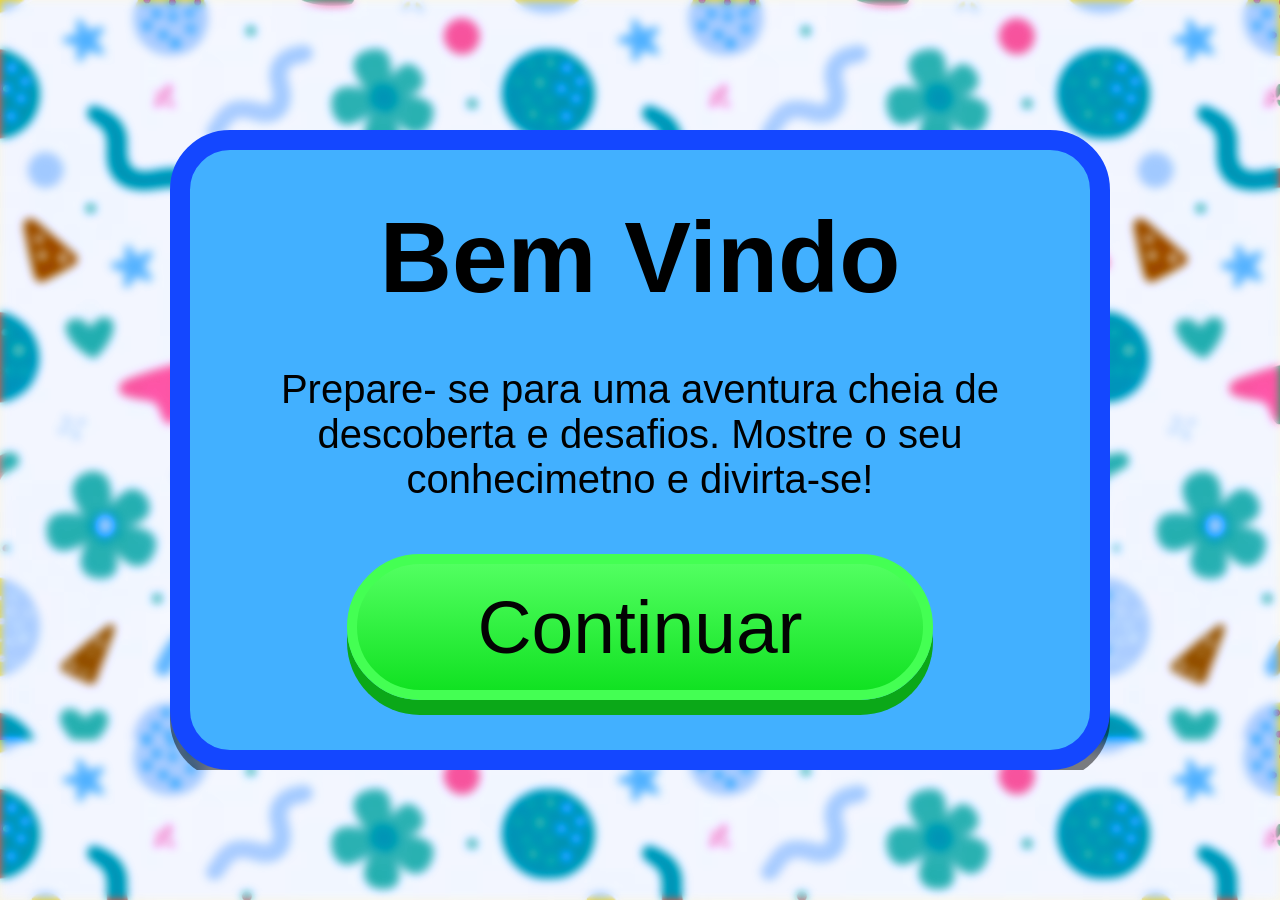
<file: index.html>
<!DOCTYPE html>
<html lang="en">
<head>
    <meta charset="UTF-8">
    <meta name="viewport" content="width=device-width, initial-scale=1.0">
    <link rel="stylesheet" href="styles.css">
    <link rel="shortcut icon" href="favicon.ico" type="image/x-icon">
    <title></title>
</head>
<body class="bg">
    <main class="">
    <div class="textBox">
        <h1>Bem Vindo</h1>
        <p>Prepare- se para uma aventura cheia de descoberta e desafios. Mostre o seu conhecimetno e divirta-se!</p>
        <a href="menu.html">Continuar</a>
    </div>
</main>
</body>
</html>
</file>
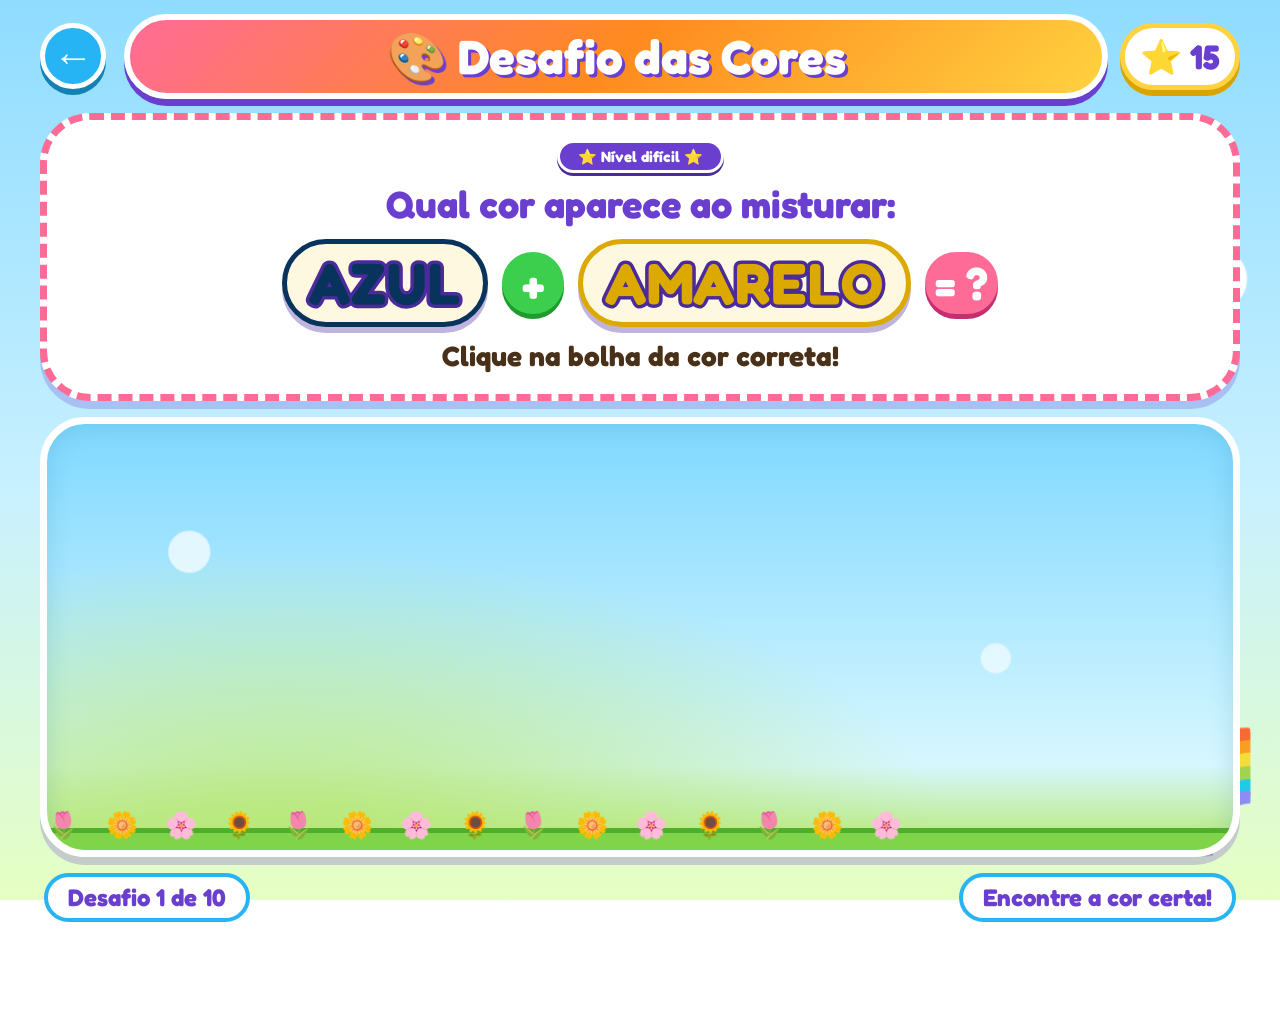
<file: jogoDificil.html>
<!DOCTYPE html>
<html lang="pt-BR">
<head>
    <meta charset="UTF-8">
    <meta name="viewport" content="width=device-width, initial-scale=1.0">
    <title>Desafio das Cores</title>
    <link rel="preconnect" href="https://fonts.googleapis.com">
    <link rel="preconnect" href="https://fonts.gstatic.com" crossorigin>
    <link href="https://fonts.googleapis.com/css2?family=Fredoka:wght@500;700&display=swap" rel="stylesheet">
    <link rel="stylesheet" href="styleDificil.css">
    <script src="scriptDificil.js" defer></script>
</head>
<body>
    <header class="topo">
        <a id="voltar" class="botao-voltar" aria-label="Voltar" href="menu.html">←</a>
        <h1>Desafio das Cores</h1>
        <div class="pontos">⭐ <span id="pontos">15</span></div>
    </header>

    <main>
        <section class="pergunta">
            <span class="etiqueta">⭐ Nível difícil ⭐</span>
            <h2>Qual cor aparece ao misturar:</h2>

            <div class="mistura">
                <span id="cor1" class="nome-cor">AZUL</span>
                <span class="mais">+</span>
                <span id="cor2" class="nome-cor">AMARELO</span>
                <span class="igual">= ?</span>
            </div>

            <p id="mensagem" aria-live="polite">
                Clique na bolha da cor correta!
            </p>
        </section>

        <section class="area-jogo" id="areaJogo"
                 aria-label="Bolhas de cores. Clique na resposta correta.">
            <div class="chao"></div>
        </section>

        <footer>
            <span id="progresso">Desafio 1 de 6</span>
            <span>Encontre a cor certa!</span>
        </footer>
    </main>
</body>
</html>
</file>
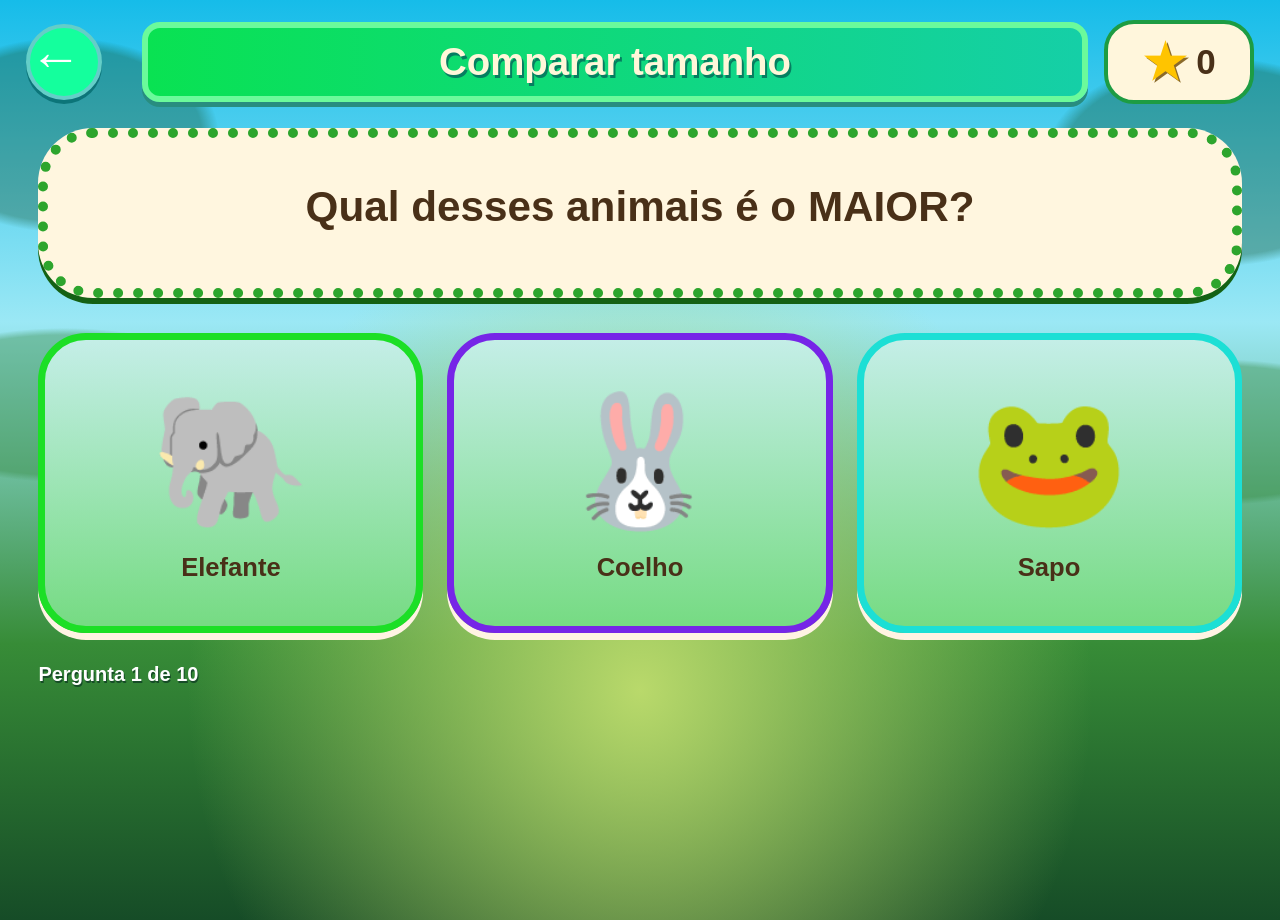
<file: jogoFacil.html>
<!DOCTYPE html>
<html lang="pt-BR">
<head>
    <meta charset="UTF-8">
    <meta name="viewport" content="width=device-width, initial-scale=1.0">
    <title>Comparar Tamanho</title>
    <link rel="stylesheet" href="styleFacil.css">
    <script src="scriptFacil.js" defer></script>
</head>
<body>

    <header class="topo">
        <a class="voltar" id="btnVoltar" aria-label="Voltar" href="menu.html">←</a>

        <h1>Comparar tamanho</h1>

        <div class="pontuacao">
            <span class="estrela">★</span>
            <span id="pontos">0</span>
        </div>
    </header>

    <main>
        <section class="pergunta">
            <h2 id="textoPergunta">
                Qual desses animais é o MAIOR?
            </h2>
            <p id="mensagem" aria-live="polite"></p>
        </section>

        <section class="animais" id="animais"
                 aria-label="Escolha um animal">
        </section>

        <div class="progresso">
            <span id="rodada">Pergunta 1 de 6</span>
            <button id="btnProximo" hidden>Próxima →</button>
        </div>
    </main>

</body>
</html>
</file>
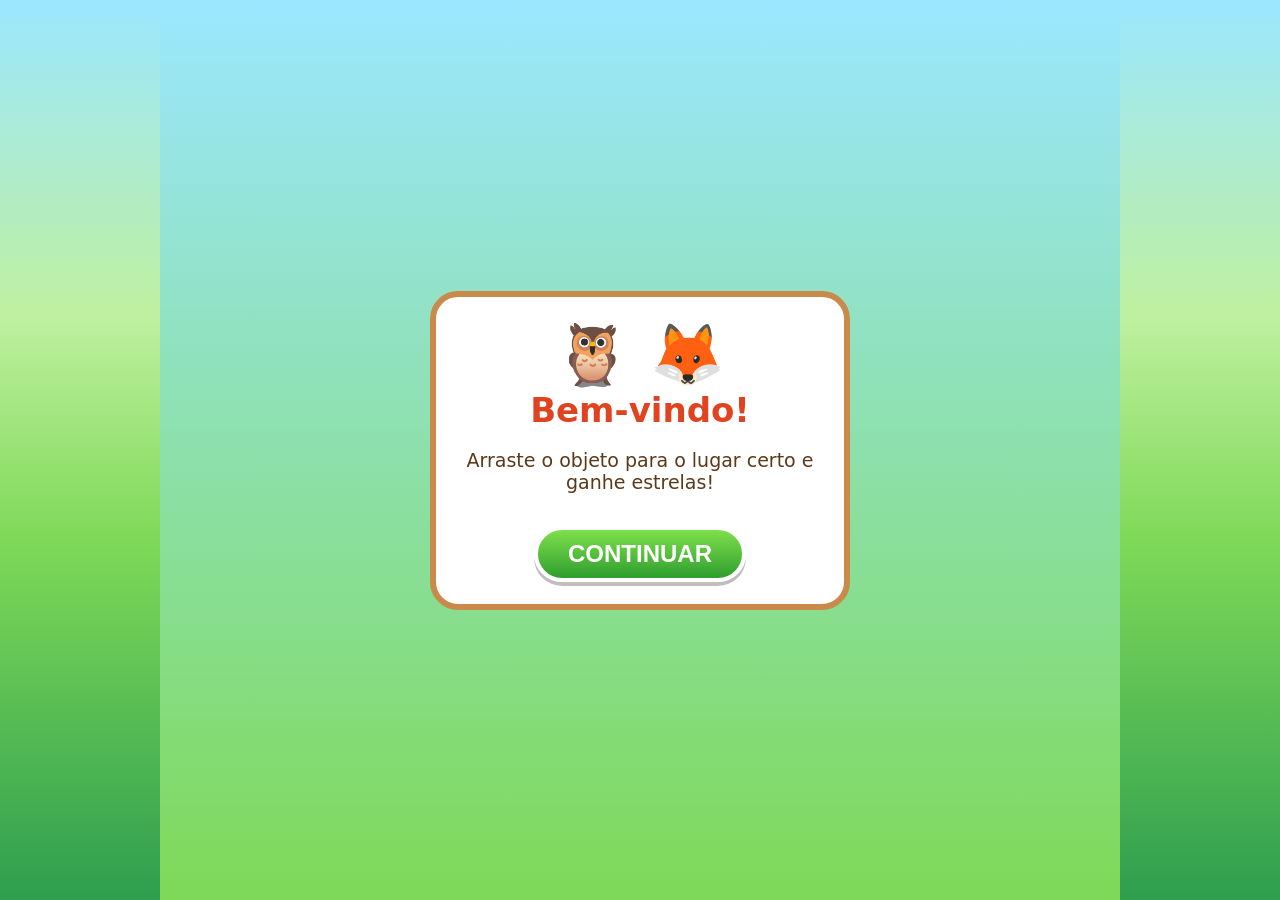
<file: jogoMedio.html>
<!DOCTYPE html>
<html lang="pt-BR">
<head>
<meta charset="UTF-8">
<meta name="viewport" content="width=device-width, initial-scale=1, viewport-fit=cover">
<title>Conhecimentos Gerais – Posição</title>
<link rel="stylesheet" href="styleMedio.css">
</head>
<body>
<div id="game">
  <span class="deco" style="left:-6px;top:70px">🌳</span>
  <span class="deco" style="right:-6px;top:90px">🌴</span>

  <header>
    <a class="round" id="back" title="Recomeçar" href="menu.html"><-</a>
    <div class="pill">Posição (arrastar)</div>
    <div class="stars">⭐ <span id="score">0</span></div>
  </header>
  <div class="prog" id="prog"></div>
  <div class="bubble">
    <span class="mascots">🦉</span>
    <span id="q"></span>
    <button class="round" id="say" title="Ouvir">🔊</button>
    <span class="mascots">🦊</span>
  </div>
  <div id="scene">
    <div id="msg"></div>
    <div id="hint"></div>
  </div>

  <div id="end"><div class="card">
    <div class="big">🏆</div>
    <h1>Parabéns!</h1>
    <p style="font-size:20px">Você acertou tudo!<br>⭐ <b id="final">0</b> estrelas</p>
    <button class="btn" id="again">Jogar de novo</button>
  </div></div>

  <div id="start"><div class="card">
    <div style="font-size:60px">🦉 🦊</div>
    <h1>Bem-vindo!</h1>
    <p style="font-size:19px">Arraste o objeto para o lugar certo e ganhe estrelas!</p>
    <button class="btn" id="go">CONTINUAR</button>
  </div></div>
</div>

<script src="scriptMedio.js"></script>
</body>
</html>
</file>
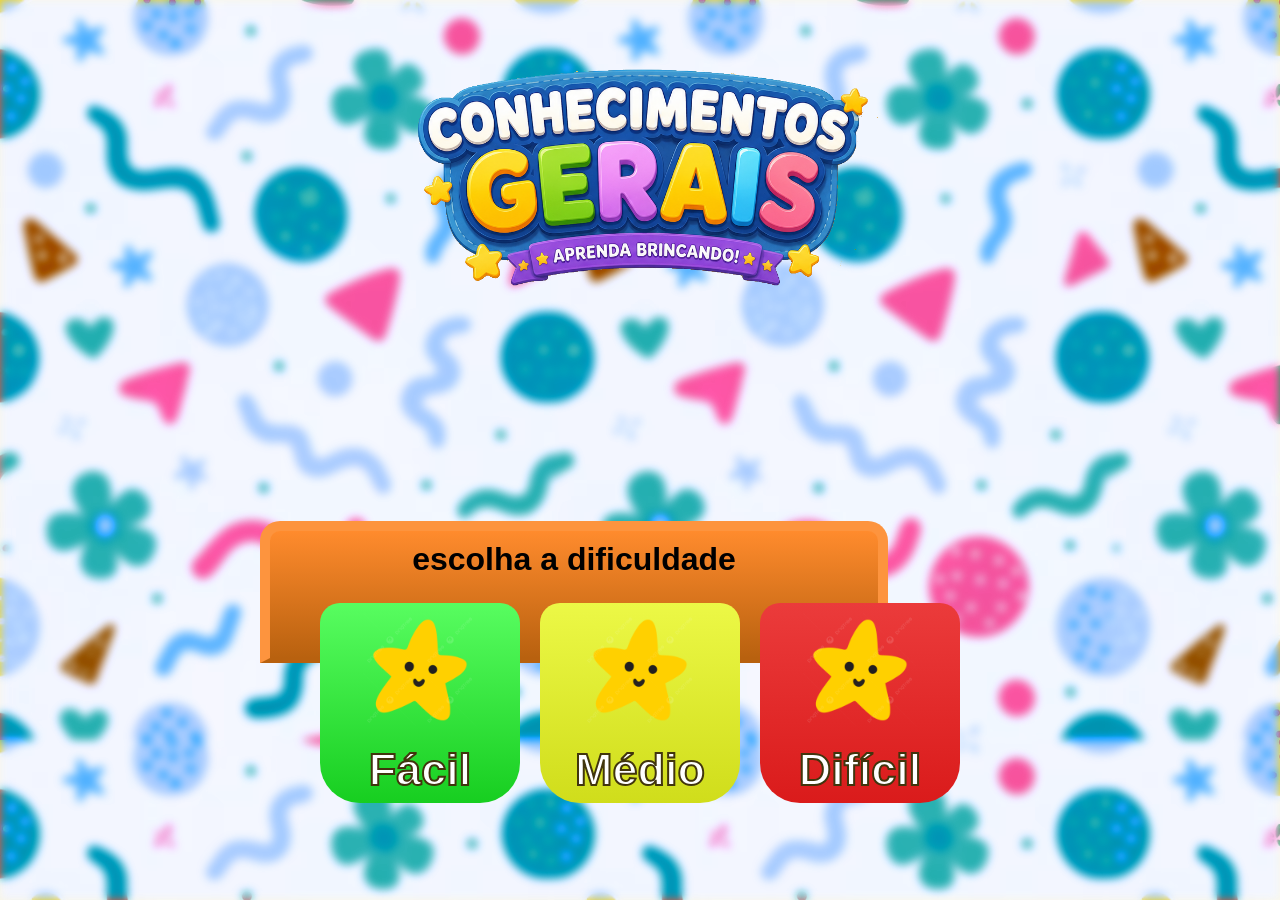
<file: menu.html>
<!DOCTYPE html>
<html lang="pt-BR">

<head>
    <meta charset="UTF-8">
    <meta name="viewport" content="width=device-width, initial-scale=1.0">
    <link rel="stylesheet" href="styles.css">
    <link rel="shortcut icon" href="Assets/star.png" type="image/png">
    <title>Conhecimentos Gerais - Menu</title>
</head>

<body class="bg2">
    <main class="menu">
        <div class="titulo">
            <img class="titleImg" src="Assets/titulo.png" alt="">
        </div>
        <div class="dificuldade">
            <h1 class="txtDific">escolha a dificuldade</h1>
            <div class="btnList">
                <a href="jogoFacil.html" data-testid="btn-dificuldade-facil">
                    <div class="btnFacil">
                        <img src="Assets/star.png" alt="Fácil">
                        <h2>
                            Fácil
                        </h2>
                    </div>
                </a>
                <a href="jogoMedio.html" data-testid="btn-dificuldade-medio">
                    <div class="btnMedio">
                        <img src="Assets/star.png" alt="Médio">
                        <h2>
                            Médio
                        </h2>
                    </div>
                </a>
                <a href="jogoDificil.html" data-testid="btn-dificuldade-dificil">
                    <div class="btnDificil">
                        <img src="Assets/star.png" alt="Difícil">
                        <h2>
                            Difícil
                        </h2>
                    </div>
                </a>
            </div>
        </div>
    </main>
</body>

</html>
</file>
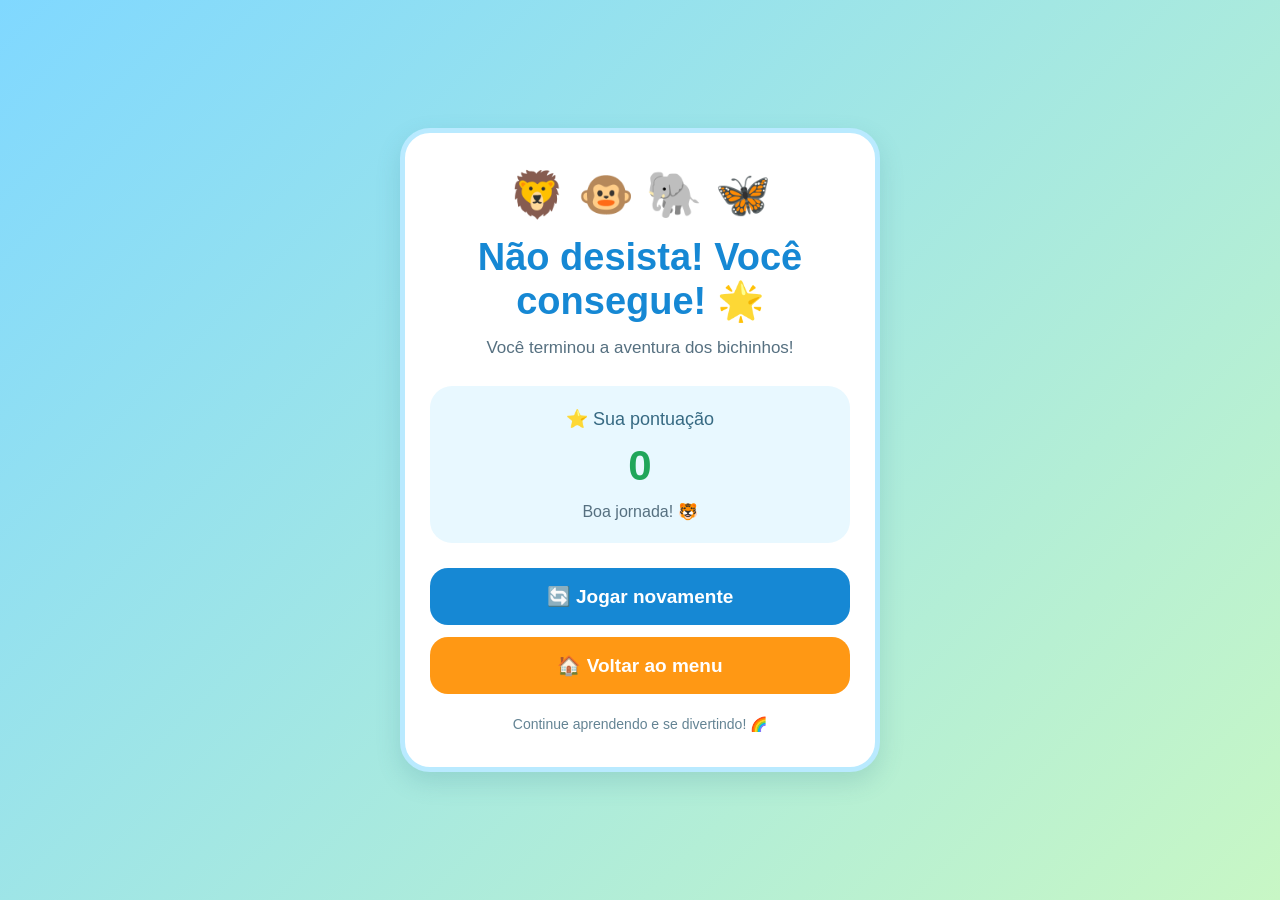
<file: telaDeResultado.html>
<!DOCTYPE html>
<html lang="pt-BR">
<head>
    <meta charset="UTF-8">
    <meta name="viewport" content="width=device-width, initial-scale=1.0">
    <title>Resultado do Jogo</title>
    <link rel="stylesheet" href="styleResultado.css">
    <link rel="shortcut icon" href="Assets/star.png" type="image/png">
</head>
<body>

    <main class="container" data-testid="tela-resultado">
        <div class="animais">🦁 🐵 🐘 🦋</div>

        <h1 id="feedback"></h1>

        <p class="mensagem">
            Você terminou a aventura dos bichinhos!
        </p>

        <section class="pontuacao">
            <span>⭐ Sua pontuação</span>
            <h2 id="pontos" data-testid="texto-pontuacao">0 / 0</h2>
            <p id="feedback" data-testid="texto-feedback">Boa jornada! 🐯</p>
        </section>

        <button onclick="jogarNovamente()" data-testid="btn-jogar-novamente">
            🔄 Jogar novamente
        </button>

        <button onclick="voltarMenu()" data-testid="btn-voltar-menu"
                style="margin-top:12px; background:#ff9814;">
            🏠 Voltar ao menu
        </button>

        <p class="rodape">
            Continue aprendendo e se divertindo! 🌈
        </p>
    </main>

    <script>
        const dados = {
            pontos: parseInt(localStorage.getItem("jogo_pontos") || "0", 10),
            maximo: parseInt(localStorage.getItem("jogo_maximo") || "0", 10),
            dificuldade: localStorage.getItem("jogo_dificuldade") || "facil"
        };

        const el = document.getElementById("pontos");
        const fb = document.getElementById("feedback");

        if (dados.maximo > 0) {
            el.textContent = `${dados.pontos} / ${dados.maximo}`;
        } else {
            el.textContent = `${dados.pontos}`;
        }

        const porcentagem = dados.maximo > 0
            ? (dados.pontos / dados.maximo) * 100
            : 0;

        if (porcentagem >= 80) {
            fb.textContent = "Incrível! Você mandou muito bem! 🏆";
        } else if (porcentagem >= 50) {
            fb.textContent = "Muito bem! Continue praticando! 🐯";
        } else if (porcentagem > 0) {
            fb.textContent = "Boa tentativa! Tente de novo! 🦉";
        } else {
            fb.textContent = "Não desista! Você consegue! 🌟";
        }

        function jogarNovamente() {
            const mapa = {
                facil: "jogoFacil.html",
                medio: "jogoMedio.html",
                dificil: "jogoDificil.html"
            };
            window.location.href = mapa[dados.dificuldade] || "jogoFacil.html";
        }

        function voltarMenu() {
            window.location.href = "menu.html";
        }
    </script>

</body>
</html>
</file>
<file: styles.css>
* {
    padding: 0;
    margin: 0;
    overflow: hidden;
    text-decoration: none;
    font-family: ageo, sans-serif;
}

.bg {
    background-image: url(Assets/bg.avif);
    backdrop-filter: blur(5px) hue-rotate(180deg);
    background-repeat: repeat;
    z-index: 0;
    width: 100vw;
    height: 100vh;
    display: flex;
    flex-direction: column;
    justify-content: center;
    align-items: center;
}

.bg2 {
    background-image: url(Assets/bg.avif);
    background-repeat: repeat;
    backdrop-filter: blur(5px) hue-rotate(180deg);
    z-index: 0;
}

.textBox {


    z-index: 1;

    width: 30vw;
    min-width: 800px;
    max-width: 800px;
    height: 50vh;
    min-height: 500px;
    
    border-radius: 60px;
    border: 20px solid rgb(20, 71, 255);
    box-shadow: 0 10px rgba(00, 00, 00, 0.5);
    padding: 50px;
    display: flex;
    flex-direction: column;
    align-items: center;
    justify-content: space-between;
    background-color: rgb(66, 176, 255);

    h1 {
        font-size: 100px;
        font-family: 'ageo', sans-serif;
    }

    p {
        font-size: 40px;
        text-align: center;
    }

    a {
        transition: box-shadow 0.1s, transform 0.1s;
        color: rgb(3, 3, 3);
        text-decoration: none;
        font-size: 75px;
        padding: 20px 120px;
        border-radius: 100px;
        box-shadow: 0 15px rgb(11, 168, 24);
        border: 10px solid rgb(68, 255, 83);
        background: linear-gradient(rgb(82, 255, 97), rgb(17, 226, 34));
        animation-name: shine;
        animation-duration: 3s;
        animation-iteration-count: infinite;
        animation-timing-function: ease-in-out;
    }

    a:hover {
        transform: translateY(-15px);
        box-shadow: 0 30px rgb(11, 168, 24);
    }

    a:active {
        transform: translateY(15px);
        box-shadow: 0 0 rgb(11, 168, 24);
    }
}

.menu {
    display: flex;
    flex-direction: column;
    align-items: center;
    justify-content: space-around;
    height: 100vh;
    width: 100vw;

}

.dificuldade {
    animation-name: wobble;
    animation-duration: 8s;
    animation-iteration-count: infinite;
    animation-timing-function: ease-in-out;
}

.txtDific {
    justify-self: center;
    z-index: 0;
    width: 80%;
    transform: translateY(110px);
    padding: 10px 0 80px 0;
    text-align: center;
    background: linear-gradient(rgb(255, 139, 45), rgb(184, 97, 15));
    border: 10px solid rgb(253, 148, 62);
    border-radius: 20px 20px 0 0;
    border-bottom: 5px solid rgb(184, 97, 15);

}

.btnList {
    display: flex;
    flex-direction: row;
    justify-content: center;
    padding: 50px;
    min-width: fit-content;

    animation-name: wobble;
    animation-duration: 5s;
    animation-iteration-count: infinite;
    animation-timing-function: ease-in-out;

    a {
        transition: box-shadow 0.1s, transform 0.1s;
        z-index: 1;
        width: 200px;
        height: 200px;
        max-width: 1000px;
        margin: 0 10px;
        color: #fff;
        font-size: 30px;
        font-family: 'Segoe UI', Tahoma, Geneva, Verdana, sans-serif;
        font-weight: bolder;
        -webkit-text-stroke: 2px #41350d;
        border-radius: 20px 20px 40px 40px;



        .btnFacil {
            width: inherit;
            height: inherit;
            background: linear-gradient(rgb(88, 253, 96), rgb(23, 206, 32));
            display: flex;
            flex-direction: column;
            align-items: center;
            justify-content: space-around;

            img {
                max-width: 60%;
            }
        }

        .btnMedio {
            width: inherit;
            height: inherit;
            background: linear-gradient(rgb(236, 248, 70), rgb(208, 221, 27));
            display: flex;
            flex-direction: column;
            align-items: center;
            justify-content: space-around;
            img {
                max-width: 60%;
            }
        }

        .btnDificil {
            width: inherit;
            height: inherit;
            background: linear-gradient(rgb(235, 59, 59), rgb(218, 27, 27));
            display: flex;
            flex-direction: column;
            align-items: center;
            justify-content: space-around;


            img {
                max-width: 60%;
            }
        }
    }

}

a:hover {


    transform: translateY(-20px) scale(1.025);
    box-shadow: white 5px 5px 25px,
        white -5px 5px 25px,
        white 5px -5px 25px,
        white -5px -5px 25px;
    filter: brightness(150%);

}

.titulo {
    width: 60vw;
    max-width: 60vw;
    display: flex;
    justify-content: center;
}

.titleImg {
    transition: transform 1s;
    align-self: center;
    justify-self: center;
    width: 70%;
    animation-name: wobble;
    animation-duration: 3s;
    animation-iteration-count: infinite;
    animation-timing-function: ease-in-out;
}

@keyframes wobble {
    0% {
        transform: translateY(0px);
    }

    50% {
        transform: translateY(-20px);
    }
}

@keyframes shine {
    70% {
        filter: brightness(100%);
    }

    80% {
        filter: brightness(250%);
    }

    90% {
        filter: brightness(100%);
    }

}
</file>
<file: styleDificil.css>
/* ===== Desafio das Cores — visual infantil (5 a 6 anos) ===== */
:root {
    --fonte: "Fredoka", "Baloo 2", "Comic Sans MS", "Chalkboard SE", sans-serif;
    --roxo: #6a3fd0;
    --roxo-escuro: #4b2a9a;
    --rosa: #ff5fa2;
    --laranja: #ff8a1f;
    --amarelo: #ffd23f;
    --verde: #3ccf4e;
    --azul: #27b4f5;
    --verdeClaro: #1dff25;
    --azulClaro : #50aaff;
    --marrom : #502d0a;
    --rosa : #ff6b97;
    --ciano : #009297;
    --branco : #cac9c9;
    --preto: #0f0f0f;
    --cinza: #888888;
    --violeta: #a305ff;
}

* {
    box-sizing: border-box;
    margin: 0;
    padding: 0;
    text-decoration: none;
}

body {
    min-height: 100vh;
    font-family: var(--fonte);
    font-weight: 500;
    color: var(--roxo-escuro);
    overflow-x: hidden;
    background:
        radial-gradient(circle at 10% 22%, #fff 0 34px, transparent 36px),
        radial-gradient(circle at 15% 20%, #fff 0 48px, transparent 50px),
        radial-gradient(circle at 21% 23%, #fff 0 32px, transparent 34px),
        radial-gradient(circle at 84% 30%, #fff 0 32px, transparent 34px),
        radial-gradient(circle at 89% 28%, #fff 0 46px, transparent 48px),
        radial-gradient(circle at 95% 31%, #fff 0 30px, transparent 32px),
        linear-gradient(#8fdcff 0%, #c9f1ff 55%, #e6ffc2 100%);
    background-attachment: fixed;
}

/* arco-íris no canto */
body::before {
    content: "🌈";
    position: fixed;
    right: 14px;
    bottom: 40px;
    font-size: clamp(60px, 9vw, 120px);
    opacity: 0.85;
    pointer-events: none;
}

/* ===== Topo ===== */
.topo {
    position: relative;
    z-index: 2;
    width: 94%;
    max-width: 1200px;
    margin: 14px auto;
    display: grid;
    grid-template-columns: 72px 1fr 120px;
    gap: 12px;
    align-items: center;
}

.botao-voltar {
    width: 66px;
    height: 66px;
    display: grid;
    place-items: center;
    border: 5px solid #fff;
    border-radius: 50%;
    background: var(--azul);
    color: #fff;
    font-size: 40px;
    font-weight: 700;
    line-height: 1;
    cursor: pointer;
    box-shadow: 0 6px 0 #1581b3;
    transition: transform 0.15s;
}

.botao-voltar:hover { transform: scale(1.1) rotate(-8deg); }
.botao-voltar:active { transform: translateY(4px); box-shadow: 0 2px 0 #1581b3; }

.topo h1 {
    padding: 10px 14px;
    text-align: center;
    font-size: clamp(24px, 4vw, 48px);
    font-weight: 700;
    line-height: 1.1;
    color: #fff;
    background: linear-gradient(135deg, var(--rosa), var(--laranja) 50%, var(--amarelo));
    border: 6px solid #fff;
    border-radius: 999px;
    text-shadow: 3px 3px 0 var(--roxo);
    box-shadow: 0 7px 0 var(--roxo);
}

.topo h1::before { content: "🎨 "; }

.pontos {
    padding: 8px 8px;
    text-align: center;
    font-size: 34px;
    font-weight: 700;
    color: var(--roxo);
    background: #fff;
    border: 5px solid var(--amarelo);
    border-radius: 999px;
    box-shadow: 0 6px 0 #d9a400;
}

main {
    position: relative;
    z-index: 1;
    width: 94%;
    max-width: 1200px;
    margin: 0 auto;
}

/* ===== Pergunta ===== */
.pergunta {
    position: relative;
    z-index: 2;
    padding: 20px 14px 16px;
    text-align: center;
    background: #fff;
    border: 7px dashed var(--rosa);
    border-radius: 50px;
    box-shadow: 0 8px 0 rgba(106, 63, 208, 0.25);
}

.etiqueta {
    display: inline-block;
    margin-bottom: 8px;
    padding: 4px 18px;
    font-size: 15px;
    font-weight: 700;
    color: #fff;
    background: var(--roxo);
    border: 3px solid #fff;
    border-radius: 999px;
    box-shadow: 0 3px 0 var(--roxo-escuro);
}

.pergunta h2 {
    font-size: clamp(22px, 3.2vw, 38px);
    font-weight: 700;
    color: var(--roxo);
}

.mistura {
    display: flex;
    justify-content: center;
    align-items: center;
    flex-wrap: wrap;
    gap: 14px;
    margin: 12px 0;
}

/* nomes das cores: contorno escuro deixa qualquer cor legível */
.nome-cor {
    padding: 4px 22px;
    font-size: clamp(30px, 4.6vw, 58px);
    font-weight: 700;
    letter-spacing: 1px;
    background: #fff8e1;
    border: 5px solid currentColor;
    border-radius: 999px;
    -webkit-text-stroke: 7px var(--roxo-escuro);
    paint-order: stroke fill;
    box-shadow: 0 6px 0 rgba(75, 42, 154, 0.35);
}

.mais,
.igual {
    display: grid;
    place-items: center;
    min-width: clamp(42px, 5vw, 62px);
    height: clamp(42px, 5vw, 62px);
    padding: 0 10px;
    font-size: clamp(28px, 4vw, 46px);
    font-weight: 700;
    color: #fff;
    border-radius: 50%;
}

.mais { background: var(--verde); box-shadow: 0 5px 0 #1f9a2f; }

.igual {
    border-radius: 999px;
    background: var(--rosa);
    box-shadow: 0 5px 0 #c42f72;
    animation: pulsar 1.4s ease-in-out infinite;
}

#mensagem {
    min-height: 1.4em;
    font-size: clamp(18px, 2.6vw, 28px);
    font-weight: 700;
}

/* ===== Área das bolhas ===== */
.area-jogo {
    position: relative;
    height: min(49vh, 440px);
    min-height: 260px;
    margin-top: 16px;
    overflow: hidden;
    border: 7px solid #fff;
    border-radius: 45px;
    background:
        radial-gradient(circle at 12% 30%, rgba(255,255,255,0.7) 0 20px, transparent 22px),
        radial-gradient(circle at 80% 55%, rgba(255,255,255,0.6) 0 14px, transparent 16px),
        radial-gradient(ellipse at 20% 100%, #b8e879, transparent 50%),
        linear-gradient(#7fd8ff, #d7f7ff 80%, #b6e96d);
    box-shadow: 0 8px 0 rgba(106, 63, 208, 0.25), inset 0 0 25px rgba(35, 123, 150, 0.2);
}

.chao {
    position: absolute;
    bottom: 0;
    width: 100%;
    height: 22px;
    background: #7fd44a;
    border-top: 5px solid #4fae2a;
}

.chao::after {
    content: "🌷 🌼 🌸 🌻 🌷 🌼 🌸 🌻 🌷 🌼 🌸 🌻 🌷 🌼 🌸";
    position: absolute;
    bottom: 10px;
    left: 0;
    width: 100%;
    font-size: 26px;
    letter-spacing: 0.4em;
    white-space: nowrap;
    overflow: hidden;
}

/* ===== Bolhas ===== */
.bolha {
    position: absolute;
    bottom: -110px;
    width: clamp(70px, 10vw, 100px);
    aspect-ratio: 1;
    border-radius: 50%;
    border: 4px solid rgba(255, 255, 255, 0.95);
    cursor: pointer;
    animation: subir var(--duracao) linear forwards;
    box-shadow:
        inset -8px -10px 16px rgba(0, 0, 0, 0.12),
        inset 7px 7px 13px rgba(255, 255, 255, 0.5),
        0 6px 10px rgba(40, 80, 100, 0.18);
    transition: filter 0.15s, scale 0.15s;
}

.bolha::before {
    content: "";
    position: absolute;
    top: 16%;
    left: 20%;
    width: 24%;
    height: 14%;
    border-radius: 50%;
    background: rgba(255, 255, 255, 0.9);
    transform: rotate(-40deg);
}

/* carinha sorridente em cada bolha */
.bolha::after {
    content: "◡";
    position: absolute;
    left: 50%;
    top: 46%;
    transform: translateX(-50%);
    font-size: 30px;
    font-weight: 700;
    line-height: 1;
    color: rgba(0, 0, 0, 0.28);
}

.bolha:hover { filter: brightness(1.12); scale: 1.05; }

.bolha:focus-visible {
    outline: 5px solid var(--roxo-escuro);
    outline-offset: 3px;
}

.bolha.verde    { background: radial-gradient(circle at 30% 25%, #baff75, #279402 60%, #055007); }
.bolha.roxo     { background: radial-gradient(circle at 30% 25%, #e0b6ff, #2a0149 60%, #32025c); }
.bolha.laranja  { background: radial-gradient(circle at 30% 25%, #ffe2a1, #ff9b20 60%, #df5d0b); }
.bolha.azul     { background: radial-gradient(circle at 30% 25%, #a5edff, #052a4b 60%, #032053); }
.bolha.amarelo  { background: radial-gradient(circle at 30% 25%, #fff8a1, #ffde58 60%, #f3ff47); }
.bolha.vermelho { background: radial-gradient(circle at 30% 25%, #ffb0a4, #ff5252 60%, #c82035); }
.bolha.verdeClaro { background: radial-gradient(circle at 30% 25%, #acffa4, #30ff37 60%, #37ff3e); }
.bolha.azulClaro { background: radial-gradient(circle at 30% 25%, #a4fff7, #3ea2ff 60%, #3ca1ff); }
.bolha.rosa { background: radial-gradient(circle at 30% 25%, #ffb0a4, #ff6b97 60%, #ff6b97); }
.bolha.ciano  { background: radial-gradient(circle at 30% 25%, #a4fcff, #156568 60%, #157555); }
.bolha.branco { background: radial-gradient(circle at 30% 25%, #ece9e9, #cac9c9 60%, #cac9c9); }
.bolha.preto { background: radial-gradient(circle at 30% 25%, #f1f0f0, #0f0f0f 60%, #0f0f0f); }
.bolha.cinza { background: radial-gradient(circle at 30% 25%, #dfd9d8, #888888 60%, #888888); }
.bolha.marrom  { background: radial-gradient(circle at 30% 25%, #ebe5e4, #502d0a 60%, #502d0a); }
.bolha.violeta { background: radial-gradient(circle at 30% 25%, #ffa4eb, #a305ff 60%, #a305ff); }
/*
    --verdeClaro: #1dff25;
    --azulClaro : #50aaff;
    --marrom : #502d0a;
    --rosa : #ff6b97;
    --ciano : #009297;
    --branco : #cac9c9;
    --preto: #0f0f0f;
    --cinza: #888888;
    --violeta: #a305ff;*/
.bolha.estourada {
    pointer-events: none;
    animation: estourar 0.25s ease-out forwards;
}

/* ===== Rodapé ===== */
footer {
    display: flex;
    justify-content: space-between;
    flex-wrap: wrap;
    gap: 12px;
    margin: 16px 4px 90px;
    font-size: clamp(16px, 2vw, 24px);
    font-weight: 700;
}

footer span {
    padding: 6px 20px;
    color: var(--roxo);
    background: #fff;
    border: 4px solid var(--azul);
    border-radius: 999px;
}

/* ===== Animações ===== */
@keyframes subir {
    0%   { transform: translate(0, 0) rotate(0deg); }
    25%  { transform: translate(14px, -162px) rotate(6deg); }
    50%  { transform: translate(-14px, -325px) rotate(-6deg); }
    75%  { transform: translate(14px, -487px) rotate(6deg); }
    100% { transform: translate(0, -650px) rotate(0deg); }
}

@keyframes estourar {
    40%  { transform: scale(1.5); opacity: 1; }
    100% { transform: scale(2.1); opacity: 0; }
}

@keyframes pulsar {
    0%, 100% { transform: scale(1); }
    50% { transform: scale(1.12); }
}

/* ===== Celular ===== */
@media (max-width: 550px) {
    .topo { grid-template-columns: 52px 1fr 84px; gap: 6px; }
    .botao-voltar { width: 50px; height: 50px; font-size: 30px; border-width: 4px; }
    .topo h1 { font-size: 20px; border-width: 4px; padding: 8px 4px; }
    .topo h1::before { content: ""; }
    .pontos { font-size: 24px; border-width: 4px; padding: 6px 2px; }
    .pergunta { padding: 14px 8px; border-width: 5px; border-radius: 30px; }
    .etiqueta { font-size: 12px; }
    .mistura { gap: 8px; }
    .nome-cor { padding: 2px 12px; border-width: 4px; -webkit-text-stroke-width: 5px; }
    .area-jogo { height: 44vh; min-height: 240px; border-width: 5px; border-radius: 30px; }
    footer { margin-bottom: 70px; }
}

@media (prefers-reduced-motion: reduce) {
    .bolha { animation-duration: 12s !important; }
    .igual { animation: none; }
    .botao-voltar:hover { transform: none; }
}
</file>
<file: styleFacil.css>
* {
    box-sizing: border-box;
    margin: 0;
    padding: 0;
    text-decoration: none;
}

body {
    min-height: 100vh;
    font-family: "Trebuchet MS", Arial, sans-serif;
    color: #493018;
    background:
        radial-gradient(ellipse at 50% 75%, #b9d96b 0%, transparent 50%),
        linear-gradient(#16bce9 0%, #9be8f5 35%, #378c37 70%, #164c27 100%);
    overflow-x: hidden;
}

body::before {
    content: "";
    position: fixed;
    inset: 0;
    pointer-events: none;
    opacity: 0.35;
    background:
        radial-gradient(ellipse at 5% 15%, #124c20 0 8%, transparent 9%),
        radial-gradient(ellipse at 95% 18%, #124c20 0 9%, transparent 10%),
        radial-gradient(ellipse at 5% 45%, #287b27 0 10%, transparent 11%),
        radial-gradient(ellipse at 95% 48%, #287b27 0 10%, transparent 11%);
}

.topo {
    position: relative;
    z-index: 1;
    width: min(96%, 1450px);
    margin: 20px auto 24px;
    display: grid;
    grid-template-columns: 100px 1fr 150px;
    align-items: center;
    gap: 16px;
}

.topo h1 {
    text-align: center;
    color: #fff7d9;
    background: linear-gradient(90deg,#09e252, #15cfa7);
    border: 6px solid #6bfa9b;
    border-radius: 18px;
    padding: 12px;
    font-size: clamp(23px, 3vw, 48px);
    text-shadow: 2px 3px #067e60;
    box-shadow: 0 5px 0 #288d7f;
}

.voltar {
    width: 76px;
    height: 76px;
    border: 4px solid #64cec8;
    border-radius: 50%;
    background: #14ff9d;
    color: rgb(255, 255, 255);
    font-size: 52px;
    font-weight: bold;
    cursor: pointer;
    box-shadow: 0 4px 0 #0c7579;
}

.pontuacao {
    display: flex;
    justify-content: center;
    align-items: center;
    gap: 10px;
    padding: 10px;
    background: #fff6dc;
    border: 4px solid #1d9c43;
    border-radius: 30px;
    font-size: 35px;
    font-weight: bold;
}

.estrela {
    color: #ffc400;
    font-size: 48px;
    text-shadow: 2px 2px #8a6a2b;
}

main {
    position: relative;
    z-index: 1;
    width: min(94%, 1250px);
    margin: 0 auto 35px;
}

.pergunta {
    min-height: 170px;
    padding: 35px 20px;
    margin-bottom: 35px;
    display: flex;
    flex-direction: column;
    justify-content: center;
    align-items: center;
    text-align: center;
    background: #fff6df;
    border: 10px dotted #2da52d;
    border-radius: 55px;
    box-shadow: 0 6px 0 #146114;
    animation: infinite wobble 5s ease-in-out;
}

.pergunta h2 {
    font-size: clamp(24px, 3.3vw, 44px);
}

#mensagem {
    margin-top: 12px;
    font-size: 22px;
    font-weight: bold;
}

.animais {
    display: grid;
    grid-template-columns: repeat(3, minmax(0, 1fr));
    gap: 24px;
    align-items: stretch;
}

.cartao {
    min-width: 0;
    min-height: 300px;
    padding: 15px;
    display: flex;
    flex-direction: column;
    align-items: center;
    justify-content: center;
    gap: 15px;
    background: linear-gradient(#c4eee7, #76db83);
    border: 7px solid var(--borda);
    border-radius: 48px;
    box-shadow: 0 7px 0 #fff3e3;
    cursor: pointer;
    transition: transform 0.2s, box-shadow 0.2s;
    animation: infinite wobble ease-in-out 4s;
    
}

.cartao:hover:not(:disabled) {
    transform: translateY(-8px) scale(1.02);
    filter: brightness(120%);
    box-shadow: 0 13px 0 #ffeacf;
}

.cartao:focus-visible,
button:focus-visible {
    outline: 5px solid white;
    outline-offset: 4px;
}

.cartao:disabled {
    cursor: default;
}

.figura {
    font-size: clamp(75px, 10vw, 145px);
    line-height: 1.2;
}

.nome {
    font-size: clamp(18px, 2vw, 27px);
    font-weight: bold;
    color: #493018;
}

.cartao.correto {
    background: #8cf160;
    border-color: #2ca83a;
}

.cartao.errado {
    background: #554f4e;
    border-color: #e45a43;
}

.progresso {
    margin-top: 30px;
    display: flex;
    justify-content: space-between;
    align-items: center;
    gap: 15px;
    color: white;
    font-size: 20px;
    font-weight: bold;
    text-shadow: 1px 2px #164c27;
}

#btnProximo {
    padding: 14px 24px;
    border: 3px solid #ffe28a;
    border-radius: 18px;
    background: #ff9814;
    color: white;
    font-size: 20px;
    font-weight: bold;
    cursor: pointer;
    box-shadow: 0 4px #b65a08;
}

#btnProximo:hover {
    background: #f47e08;
}

[hidden] {
    display: none !important;
}

@media (max-width: 700px) {
    .topo {
        grid-template-columns: 55px 1fr 95px;
        gap: 8px;
        margin-top: 12px;
    }

    .voltar {
        width: 52px;
        height: 52px;
        font-size: 35px;
    }

    .topo h1 {
        padding: 10px 5px;
        border-width: 3px;
    }

    .pontuacao {
        padding: 5px;
        gap: 4px;
        font-size: 25px;
    }

    .estrela {
        font-size: 30px;
    }

    .pergunta {
        min-height: 130px;
        border-radius: 30px;
        margin-bottom: 22px;
        padding: 22px 12px;
    }

    .animais {
        gap: 10px;
    }

    .cartao {
        min-height: 180px;
        padding: 8px 3px;
        border-width: 4px;
        border-radius: 25px;
        gap: 8px;
    }

    .figura {
        font-size: clamp(45px, 12vw, 85px);
    }

    .nome {
        font-size: 15px;
    }

    .progresso {
        font-size: 16px;
    }
}

@media (max-width: 380px) {
    .animais {
        grid-template-columns: 1fr;
    }

    .cartao {
        min-height: 150px;
    }

    .figura {
        font-size: 75px;
    }
}

@keyframes wobble {
    0% {
        transform: translateY(0px);
    }

    50% {
        transform: translateY(20px);
    }
}

@keyframes shine {
    70% {
        filter: brightness(100%);
    }

    80% {
        filter: brightness(130%) saturate(150%);
    }

    90% {
        filter: brightness(100%);
    }

}
</file>
<file: styleMedio.css>
:root {
    --bg1: #7ed957;
    --bg2: #2e9e4f;
    --wood: #c98a4b;
    --ink: #5b3a1a;
    --orange: #f59a23;
    box-sizing: border-box;
    padding-top: env(safe-area-inset-top, 0px);
    padding-bottom: env(safe-area-inset-bottom, 0px)
}

* {
    box-sizing: border-box;
    -webkit-user-select: none;
    user-select: none
}

html,
body {
    margin: 0;
    height: 100%;
    touch-action: none;
    overscroll-behavior: none;
    font-family: "Trebuchet MS", "Comic Sans MS", system-ui, sans-serif;
    background: linear-gradient(#9be7ff 0, #bff0a0 35%, var(--bg1) 60%, var(--bg2));
}

body {
    display: flex;
    justify-content: center
}

#game {
    width: 100%;
    max-width: 75vw;
    height: 100%;
    display: flex;
    flex-direction: column;
    padding: 10px;
    gap: 10px;
    background: linear-gradient(#9be7ff 0, #bff0a0 35%, var(--bg1) 60%, var(--bg2));
    position: relative;
    overflow: hidden
}

.deco {
    position: absolute;
    font-size: 56px;
    opacity: .9;
    pointer-events: none
}

header {
    display: flex;
    align-items: center;
    gap: 8px;
    z-index: 2
}

.pill {
    background: var(--orange);
    color: #fff;
    font-weight: bold;
    border-radius: 30px;
    padding: 8px 16px;
    font-size: 20px;
    border: 3px solid #fff;
    box-shadow: 0 3px 0 rgba(0, 0, 0, .2);
    flex: 1;
    text-align: center
}

.round {
    width: 46px;
    height: 46px;
    border-radius: 50%;
    border: 3px solid #fff;
    background: var(--orange);
    color: #fff;
    font-size: 22px;
    cursor: pointer;
    text-align: center;
    text-decoration: none;
    box-shadow: 0 3px 0 rgba(0, 0, 0, .2)
}

.stars {
    background: #fff;
    border-radius: 30px;
    padding: 6px 12px;
    font-weight: bold;
    font-size: 20px;
    border: 3px solid var(--orange);
    color: var(--ink)
}

.prog {
    display: flex;
    gap: 6px;
    justify-content: center;
    z-index: 2
}

.dot {
    width: 14px;
    height: 14px;
    border-radius: 50%;
    background: #fff8;
    border: 2px solid #fff
}

.dot.on {
    background: #ffd23f
}

.bubble {
    background: #fff;
    border: 4px solid var(--wood);
    border-radius: 20px;
    padding: 12px 14px;
    display: flex;
    align-items: center;
    gap: 10px;
    font-size: clamp(18px, 4.6vw, 26px);
    font-weight: bold;
    color: var(--ink);
    z-index: 2;
    box-shadow: 0 4px 0 rgba(0, 0, 0, .15)
}

.bubble b {
    color: #e0431f;
    text-decoration: underline
}

.bubble span {
    flex: 1;
    text-align: center
}

.mascots {
    font-size: 44px;
    line-height: 1
}

#scene {
    flex: 1;
    min-height: 260px;
    position: relative;
    border-radius: 22px;
    border: 5px solid var(--wood);
    background: linear-gradient(#fff6dc 0, #ffe9b3 72%, #d9a35c 72%, #c58b45);
    overflow: hidden;
    touch-action: none;
    z-index: 1
}

.obj {
    position: absolute;
    transform: translate(-50%, -50%);
    line-height: 1;
    pointer-events: none
}

#item {
    position: absolute;
    transform: translate(-50%, -50%);
    line-height: 1;
    cursor: grab;
    touch-action: none;
    z-index: 5;
    filter: drop-shadow(0 6px 4px rgba(0, 0, 0, .3));
    padding: 16px
}

#item.drag {
    cursor: grabbing;
    animation: none;
    transform: translate(-50%, -50%) scale(1.15)
}

#item.back {
    transition: left .35s, top .35s
}

@keyframes bob {
    50% {
        margin-top: -8px
    }
}

#hint {
    position: absolute;
    border: 4px dashed #e0431f;
    border-radius: 18px;
    background: #ff6a3d22;
    display: none;
    z-index: 2
}

#hint.show {
    display: block;
    animation: pulse .6s 3
}

@keyframes pulse {
    50% {
        background: #ff6a3d55
    }
}

.case {
    position: absolute;
    transform: translate(-50%, -50%);
    background: linear-gradient(#4aa8ff, #1f78d1);
    border-radius: 18px 18px 40px 40px;
    border: 4px solid #14529a
}

.case::before {
    content: "";
    position: absolute;
    left: 6%;
    right: 6%;
    top: -14px;
    height: 30px;
    border-radius: 40px;
    background: #0f4a8c;
    border: 3px solid #14529a
}

#msg {
    position: absolute;
    left: 50%;
    top: 10px;
    transform: translateX(-50%);
    font-size: 26px;
    font-weight: bold;
    background: #fff;
    border-radius: 20px;
    padding: 6px 18px;
    display: none;
    z-index: 9;
    box-shadow: 0 4px 0 rgba(0, 0, 0, .2)
}

#end {
    position: absolute;
    inset: 0;
    background: #000a;
    display: none;
    align-items: center;
    justify-content: center;
    z-index: 20;
    padding: 20px
}

#end .card {
    background: #fff;
    border: 6px solid var(--wood);
    border-radius: 28px;
    padding: 24px;
    text-align: center;
    color: var(--ink);
    max-width: 380px
}

#end h1 {
    margin: 0 0 6px;
    color: #e0431f
}

#end .big {
    font-size: 64px
}

.btn {
    margin-top: 14px;
    background: linear-gradient(#7ee04a, #2f9e2f);
    color: #fff;
    font-size: 24px;
    font-weight: bold;
    border: 4px solid #fff;
    border-radius: 40px;
    padding: 10px 30px;
    cursor: pointer;
    box-shadow: 0 4px 0 rgba(0, 0, 0, .25)
}

#start {
    position: absolute;
    inset: 0;
    z-index: 30;
    background: linear-gradient(#9be7ff, #7ed957);
    display: flex;
    align-items: center;
    justify-content: center;
    padding: 20px
}

#start .card {
    background: #fff;
    border: 6px solid var(--wood);
    border-radius: 28px;
    padding: 22px;
    text-align: center;
    color: var(--ink);
    max-width: 420px
}

#start h1 {
    margin: 0;
    color: #e0431f;
    font-size: 34px
}

.conf {
    position: absolute;
    top: -20px;
    font-size: 28px;
    z-index: 15;
    animation: fall 1.6s linear forwards;
    pointer-events: none
}

@keyframes fall {
    to {
        transform: translateY(120vh) rotate(540deg)
    }
}
</file>
<file: styleResultado.css>
* {
    margin: 0;
    padding: 0;
    box-sizing: border-box;
}

body {
    min-height: 100vh;
    display: flex;
    justify-content: center;
    align-items: center;
    padding: 20px;
    font-family: "Trebuchet MS", Arial, sans-serif;
    background: linear-gradient(135deg, #80d8ff, #c8f7c5);
}

.container {
    width: 100%;
    max-width: 480px;
    padding: 35px 25px;
    text-align: center;
    background-color: #ffffff;
    border-radius: 30px;
    border: 5px solid #b9eaff;
    box-shadow: 0 10px 25px #367c8c30;
}

.animais {
    font-size: 45px;
    margin-bottom: 15px;
}

h1 {
    color: #1688d4;
    font-size: 38px;
    margin-bottom: 12px;
}

.mensagem {
    color: #567080;
    font-size: 17px;
    margin-bottom: 25px;
    line-height: 1.5;
}

.pontuacao {
    background: #e8f8ff;
    padding: 22px;
    border-radius: 22px;
    margin-bottom: 25px;
}

.pontuacao span {
    color: #376a83;
    font-size: 18px;
}

.pontuacao h2 {
    color: #20a65a;
    font-size: 42px;
    margin: 12px 0;
}

.pontuacao p {
    color: #567080;
    font-size: 16px;
}

button {
    width: 100%;
    padding: 17px;
    border: none;
    border-radius: 18px;
    background: #1688d4;
    color: white;
    font-size: 19px;
    font-weight: bold;
    cursor: pointer;
    transition: 0.3s;
}

button:hover {
    background: #086bb0;
    transform: scale(1.04);
}

.rodape {
    color: #648494;
    font-size: 14px;
    margin-top: 22px;
}
</file>
